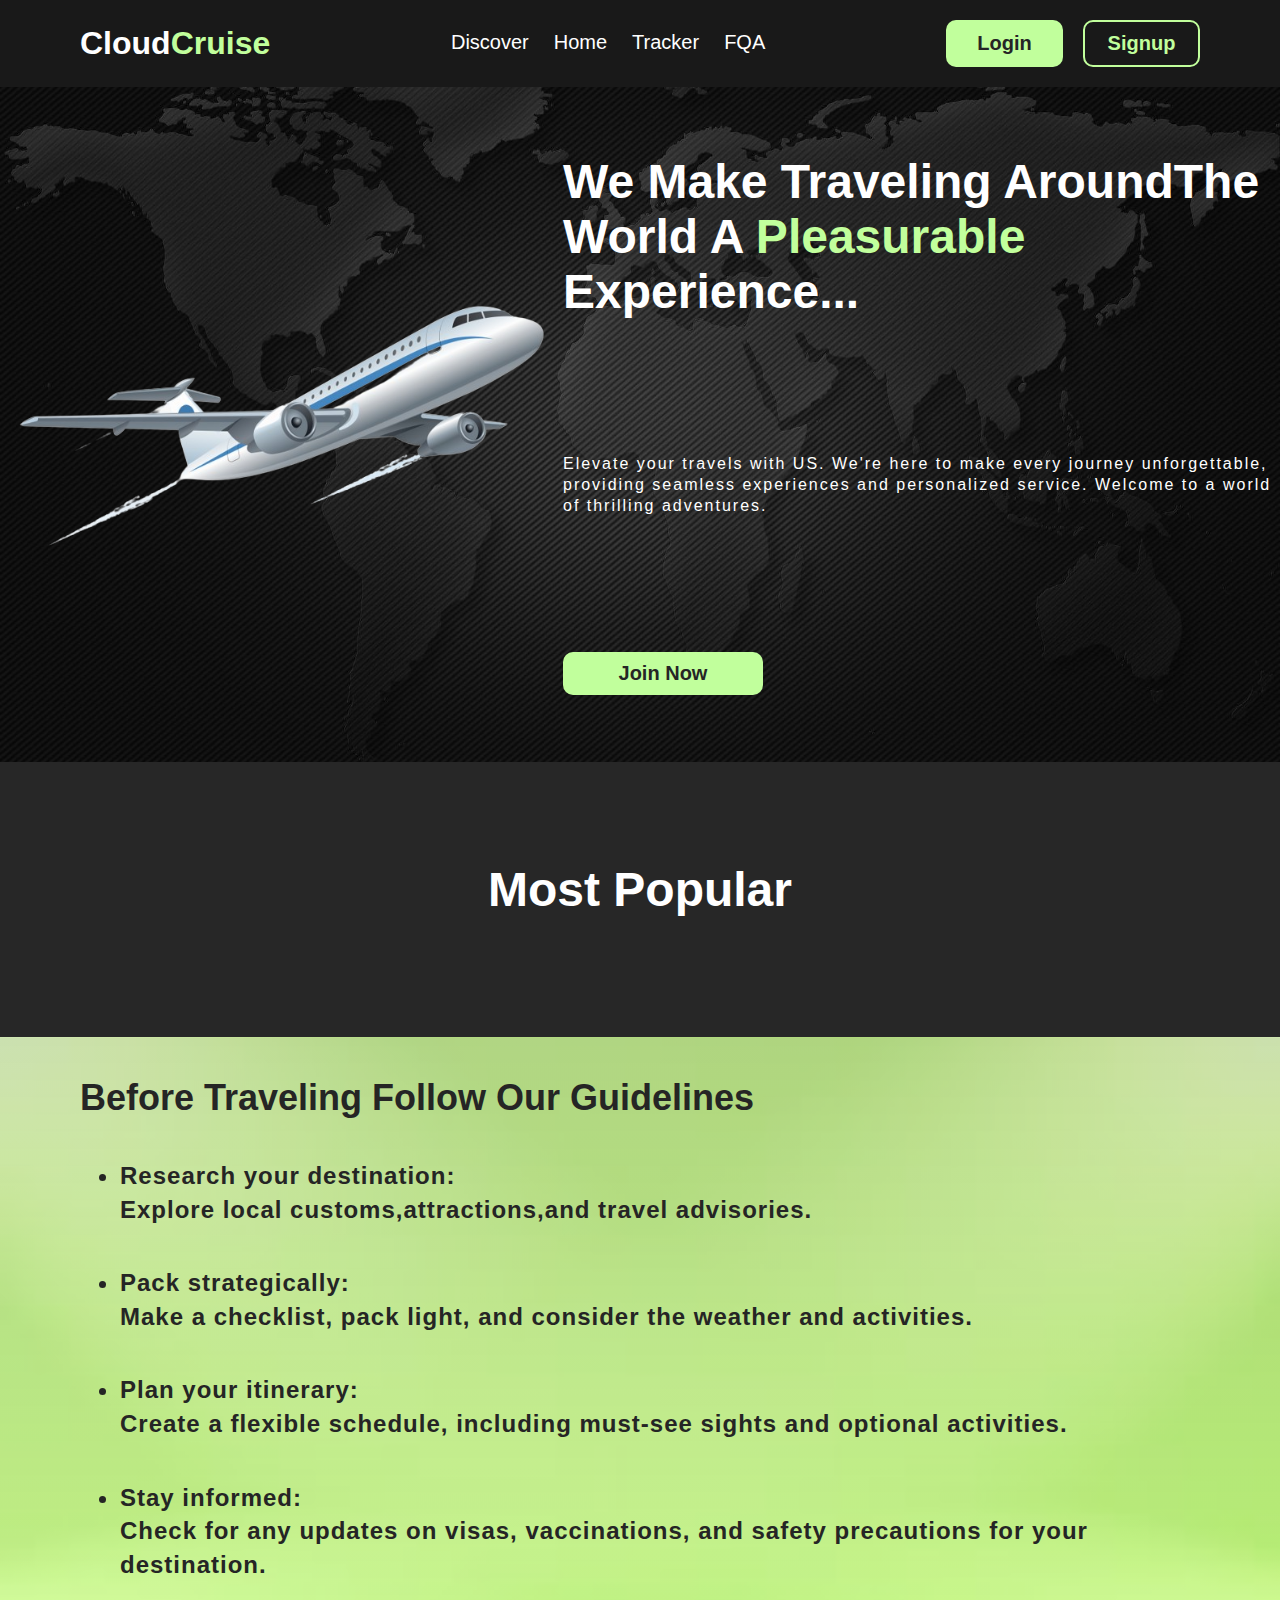
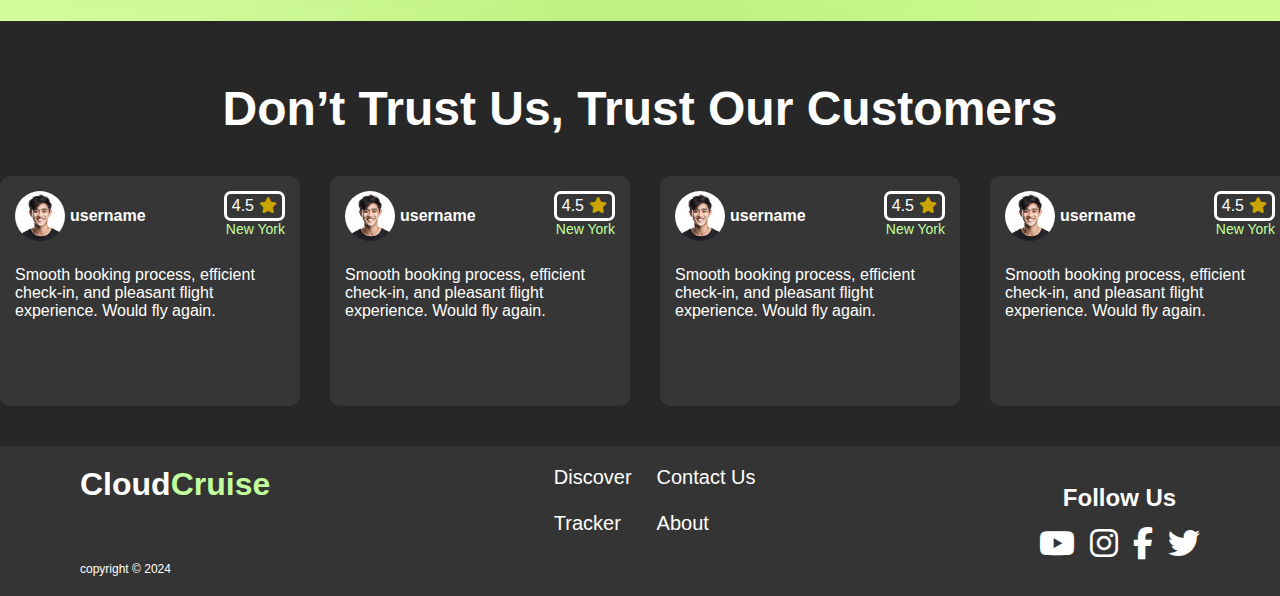
<file: frontend/index.html>
<!DOCTYPE html>
<html lang="en">
<head>
  <meta charset="UTF-8">
  <meta name="viewport" content="width=device-width, initial-scale=1.0">
  <link
      rel="stylesheet"
      href="https://cdnjs.cloudflare.com/ajax/libs/font-awesome/6.5.1/css/all.min.css"
  />
  <link rel="stylesheet" href="./styles/common/utilities.css">
  <link rel="stylesheet" href="./styles/common/colors.css">
  <link rel="stylesheet" href="./styles/styles-pages/main.css">
  <title>CloudCruise</title>
</head>
<body>

  <header>
    <div class="flex center popup hidden"  id="success">
      <div class="flex center popup-wrapper">
        <p class="white success-message"><span id="success-message">Signup</span> SUCCESS</p>
      </div>
    </div>

    <div class="flex center popup hidden" id="login-popup">
      
      <div class="flex column align-center popup-wrapper">
        <h1 class="white">Login</h1>
        <div class="user-input-box">
          <p class="white-op-80">Username/Email</p>
          <input type="text" placeholder="Example@gmail.com" id="login-identifier-input">
        </div>
        <div class="user-input-box">
          <p class="white-op-80">Password</p>
          <input type="password" placeholder="Password" id="login-pass-input">
          <p class="incorrect-login invisible red" id="login-error">Incorrect Username/Password</p>
        </div>
        <button class="popup-button bg-primary" id="popup-login-button">Login</button>
        <p class="white ">Don’t Have An Account? <span class="popup-switch primary-color" id="login-switch">Signup</span></p>
      </div>
    </div>
    
    <div class="flex center popup hidden" id="signup-popup">
      
      <div class="flex column align-center popup-wrapper">
        <h1 class="white">Signup</h1>
        <div class="user-input-box">
          
          <p class="white-op-80">Username</p>
          <input type="text" placeholder="Username" id="signup-username-input">
        </div>
        <div class="user-input-box">
          <p class="white-op-80">Email</p>
          <input type="text" placeholder="Example@gmail.com" id="signup-email-input">
        </div>
        <div class="user-input-box">
          <p class="white-op-80">Password</p>
          <input type="password" placeholder="Password" id="signup-pass-input">
        </div>
        <div class="user-input-box">
          <p class="white-op-80">Confirm Password</p>
          <input type="password" placeholder="Confirm Password" id="signup-conf-pass-input">
          <p class="red invisible " id="signup-error">User Already Exists</p>
        </div>
        <button class="popup-button bg-primary" id="popup-signup-button">Signup</button>
        <p class="white">Already Have An Account? <span class="popup-switch primary-color" id="signup-switch">Login</span></p>
      </div>
    </div>
    
    <div class="flex space-between align-center header-container">
      <h1 class="white">Cloud<span class="primary-color">Cruise</span></h1>

      <nav class="flex nav-header white">
        <a href="#">Discover</a>
        <a href="#">Home</a>
        <a href="#">Tracker</a>
        <a href="#">FQA</a>
      </nav>
      <div class="flex login-signup-wrapper hidden" id="profile-img">
        <img src="./assets/profile.jpg" alt="">
      </div>
      <div class="flex login-signup-wrapper" id="login-signup-wrapper">
        <button class="login-button bg-primary" id="login-button">Login</button>
        <button class="signup-button primary-color" id="signup-button">Signup</button>
      </div>

      <select class="select-header hidden">
        <option value=""></option>
        <option value=""></option>
        <option value=""></option>
        <option value=""></option>
        <option value=""></option>
      </select>

    </div>
  </header>
  <!-- Main section start -->
  <main>
    <!-- Hero section start -->
    <section class="flex space-between hero-section">
      <div class="flex align-center hero-image-wrapper">
        <img src="./assets/airplane-no-bg.png" alt="airplane-no-bg">
      </div>
      <div class="flex column space-around hero-content">
        <h1 class="white">
          We Make Traveling AroundThe World A 
          <span class="primary-color">Pleasurable</span>
          Experience...
        </h1>
        <p class="white hero-text">Elevate your travels with US. We're here to make every journey unforgettable,
           providing seamless experiences and personalized service. 
           Welcome to a world of thrilling adventures.
        </p>
        <button class="bg-primary hero-btn">Join Now</button>
      </div>
    </section>
    <!-- hero section end -->
    <section class="flight-cards-section">
      <div class=" flex column center flight-cards-container">
        <h1 class="white ">Most Popular</h1>
        <div class="flex center wrap cards-wrapper" id="flight-cards-wrapper">
          <!-- cards starts here -->
          
          <!-- cards ends here -->
        </div>
      </div>
    </section>
    <section class="guidline-section">
      <div class="guidline-container padding-20-80">
        <h1>Before Traveling Follow Our Guidelines</h1>
        
        <ul class="flex column gap-20">
          <li>Research your destination:<br>Explore local customs,attractions,and travel advisories.</li>
          <li>Pack strategically:<br>Make a checklist, pack light, and consider the weather and activities.</li>
          <li>Plan your itinerary:<br>Create a flexible schedule, including must-see sights and optional activities.</li>
          <li>Stay informed:<br>Check for any updates on visas, vaccinations, and safety precautions for your destination.</li>
        </ul>
      </div>
    </section>
    <section class="reviews-section">
      <div class="flex column center reviews-container white">
        <h1>Don’t Trust Us, Trust Our Customers</h1>
        <div class="flex  reviews-wrapper">
          <!-- review cards starts here -->
          <div class="review-card-holder">
            <div class="flex column review-card">
              <div class="flex space-between">
                <div class="flex align-center user-info">
                  <img class="profile" src="./assets/profile-white-bg.jpeg" alt="profile">
                  <p>username</p>
                </div>
                <div class="flex column align-end review-rating">
                  <div class="flex rating-wrapper-reviews" >
                    <p class="flex avg-rating"> 4.5</p>
                    <i class="fa-solid fa-star"></i>
                  </div>
                  <p class="review-flight primary-color">New York</p>
                </div>
              </div>
              <p>Smooth booking process, efficient check-in, and pleasant flight experience. Would fly again.</p>
            </div>
          </div>
          <div class="review-card-holder">
            <div class="flex column review-card">
              <div class="flex space-between">
                <div class="flex align-center user-info">
                  <img class="profile" src="./assets/profile-white-bg.jpeg" alt="profile">
                  <p>username</p>
                </div>
                <div class="flex column align-end review-rating">
                  <div class="flex rating-wrapper-reviews" >
                    <p class="flex avg-rating"> 4.5</p>
                    <i class="fa-solid fa-star"></i>
                  </div>
                  <p class="review-flight primary-color">New York</p>
                </div>
              </div>
              <p>Smooth booking process, efficient check-in, and pleasant flight experience. Would fly again.</p>
            </div>
          </div>
          <div class="review-card-holder">
            <div class="flex column review-card">
              <div class="flex space-between">
                <div class="flex align-center user-info">
                  <img class="profile" src="./assets/profile-white-bg.jpeg" alt="profile">
                  <p>username</p>
                </div>
                <div class="flex column align-end review-rating">
                  <div class="flex rating-wrapper-reviews" >
                    <p class="flex avg-rating"> 4.5</p>
                    <i class="fa-solid fa-star"></i>
                  </div>
                  <p class="review-flight primary-color">New York</p>
                </div>
              </div>
              <p>Smooth booking process, efficient check-in, and pleasant flight experience. Would fly again.</p>
            </div>
          </div>
          <div class="review-card-holder">
            <div class="flex column review-card">
              <div class="flex space-between">
                <div class="flex align-center user-info">
                  <img class="profile" src="./assets/profile-white-bg.jpeg" alt="profile">
                  <p>username</p>
                </div>
                <div class="flex column align-end review-rating">
                  <div class="flex rating-wrapper-reviews" >
                    <p class="flex avg-rating"> 4.5</p>
                    <i class="fa-solid fa-star"></i>
                  </div>
                  <p class="review-flight primary-color">New York</p>
                </div>
              </div>
              <p>Smooth booking process, efficient check-in, and pleasant flight experience. Would fly again.</p>
            </div>
          </div>
          <div class="review-card-holder">
            <div class="flex column review-card">
              <div class="flex space-between">
                <div class="flex align-center user-info">
                  <img class="profile" src="./assets/profile-white-bg.jpeg" alt="profile">
                  <p>username</p>
                </div>
                <div class="flex column align-end review-rating">
                  <div class="flex rating-wrapper-reviews" >
                    <p class="flex avg-rating"> 4.5</p>
                    <i class="fa-solid fa-star"></i>
                  </div>
                  <p class="review-flight primary-color">New York</p>
                </div>
              </div>
              <p>Smooth booking process, efficient check-in, and pleasant flight experience. Would fly again.</p>
            </div>
          </div>
          <div class="review-card-holder">
            <div class="flex column review-card">
              <div class="flex space-between">
                <div class="flex align-center user-info">
                  <img class="profile" src="./assets/profile-white-bg.jpeg" alt="profile">
                  <p>username</p>
                </div>
                <div class="flex column align-end review-rating">
                  <div class="flex rating-wrapper-reviews" >
                    <p class="flex avg-rating"> 4.5</p>
                    <i class="fa-solid fa-star"></i>
                  </div>
                  <p class="review-flight primary-color">New York</p>
                </div>
              </div>
              <p>Smooth booking process, efficient check-in, and pleasant flight experience. Would fly again.</p>
            </div>
          </div>
          <div class="review-card-holder">
            <div class="flex column review-card">
              <div class="flex space-between">
                <div class="flex align-center user-info">
                  <img class="profile" src="./assets/profile-white-bg.jpeg" alt="profile">
                  <p>username</p>
                </div>
                <div class="flex column align-end review-rating">
                  <div class="flex rating-wrapper-reviews" >
                    <p class="flex avg-rating"> 4.5</p>
                    <i class="fa-solid fa-star"></i>
                  </div>
                  <p class="review-flight primary-color">New York</p>
                </div>
              </div>
              <p>Smooth booking process, efficient check-in, and pleasant flight experience. Would fly again.</p>
            </div>
          </div>
          <div class="review-card-holder">
            <div class="flex column review-card">
              <div class="flex space-between">
                <div class="flex align-center user-info">
                  <img class="profile" src="./assets/profile-white-bg.jpeg" alt="profile">
                  <p>username</p>
                </div>
                <div class="flex column align-end review-rating">
                  <div class="flex rating-wrapper-reviews" >
                    <p class="flex avg-rating"> 4.5</p>
                    <i class="fa-solid fa-star"></i>
                  </div>
                  <p class="review-flight primary-color">New York</p>
                </div>
              </div>
              <p>Smooth booking process, efficient check-in, and pleasant flight experience. Would fly again.</p>
            </div>
          </div>
         
          <!-- review cards ends here -->
        </div>
      </div>

    </section>
  </main>
  <!-- Main section end -->
  <footer>
    <div class="flex space-between footer-container">

      <div class="flex column space-between">
        <h1 h1 class="white">Cloud<span class="primary-color">Cruise</span></h1>
        <p class="copy-rights white">copyright &copy; 2024 </p>
      </div>
    
      <div class="flex footer-nav">
        <div class="flex column gap-20">
          <a href="#">Discover</a>
          <a href="#">Tracker</a>
        </div>
        <div class="flex column gap-20">
          <a href="#">Contact Us</a>
          <a href="#">About</a>
        </div>
      </div>

      <div class="flex center column follow-us">
        <h2 class="white">Follow Us</h2>
        <div class="flex fa-brands-container white">
          <i class="fa-brands fa-youtube"></i>
          <i class="fa-brands fa-instagram"></i>
          <i class="fa-brands fa-facebook-f"></i>
          <i class="fa-brands fa-twitter"></i>
        </div>
      </div>

    </div>
  </footer>
  <script src="./scripts/APIs.js"></script>
  <script src="./scripts/main.js"></script>
</body>
</html>
</file>
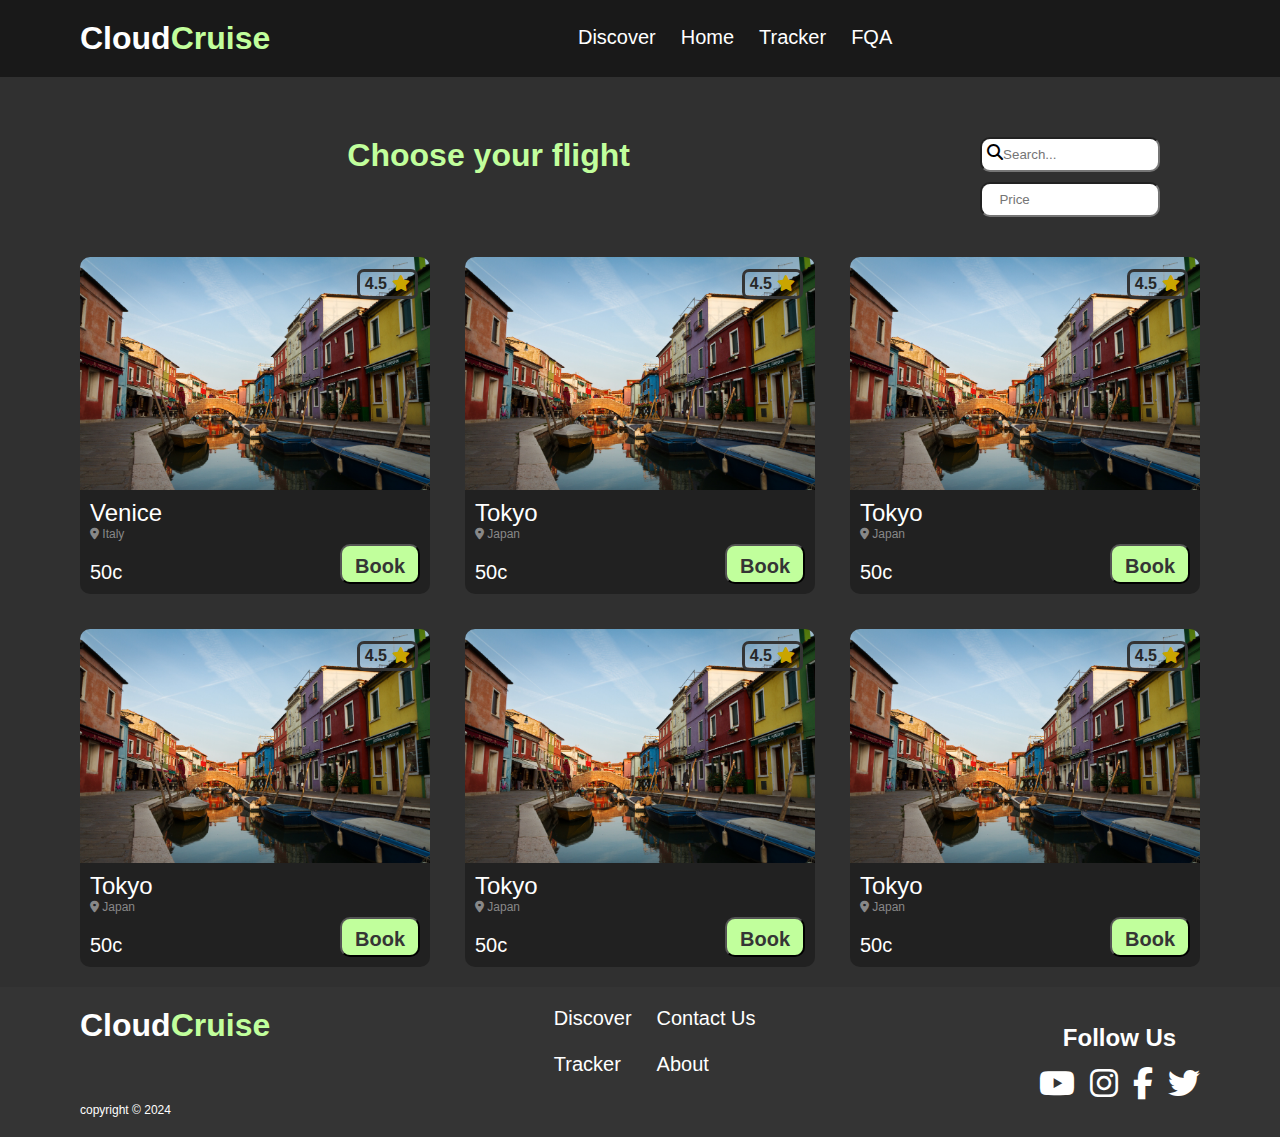
<file: frontend/flights.html>
<!DOCTYPE html>
<html lang="en">
<head>
    <meta charset="UTF-8">
    <meta name="viewport" content="width=device-width, initial-scale=1.0">
    <title>Flights</title>
    <link rel="stylesheet" href="/frontend/styles/common/colors.css">
    <link rel="stylesheet" href="/frontend/styles/styles-pages/flights.css">
    <link rel="stylesheet" href="/frontend/styles/common/utilities.css">
    <link rel="stylesheet" href="https://cdnjs.cloudflare.com/ajax/libs/font-awesome/6.5.1/css/all.min.css">
</head>
<body>
    <header>
        <div class="flex space-between align-center header-container">
          <h1 class="white">Cloud<span class="primary-color">Cruise</span></h1>
    
          <nav class="flex nav-header white">
            <a href="#">Discover</a>
            <a href="#">Home</a>
            <a href="#">Tracker</a>
            <a href="#">FQA</a>
          </nav>
    
          <div class="flex login-signup-wrapper">
            
          </div>
    
          <select class="select-header hidden">
            <option value=""></option>
            <option value=""></option>
            <option value=""></option>
            <option value=""></option>
            <option value=""></option>
          </select>
    
        </div>
      </header>
    <main class="bg-secondary">
    <section class="container-1 flex wrap">
        <h1 class="primary-color" >Choose your flight</h1>
        <div class="search-container flex column space-between gap-10">
            <div class="wrap">
                <div class="search flex ">
                     <i class="fa fa-search"></i>
                    <input type="text" class="searchTerm radius-10" placeholder="   Search...">
                </div>
             </div>
             <input type="text" class="filter radius-10" placeholder="  Price">
        </div>
    </section>
    <section class="container-2 flex wrap space-between ">
        <div class="flex column flight-card white">
            <div class="flex rating-wrapper" >
              <p class="flex avg-rating"> 4.5</p>
              <i class="fa-solid fa-star"></i>
            </div>
            <div class="card-img">
              <img src="./assets/venice.jpg" alt="tokyo">
            </div>
            <div class="flex space-between card-info-wrapper">
              <div class=" flex column destination-info">
                <div>
                  <p class="destination" >Venice</p>
                  <p class="location"><i class="fa-solid fa-location-dot"></i> Italy</p>
                </div>
                <p class="price">50c</p>
              </div>
              <button class="book-btn bg-primary">Book</button>
            </div>
          </div>
          <div class="flex column flight-card white">
            <div class="flex rating-wrapper" >
              <p class="flex avg-rating"> 4.5</p>
              <i class="fa-solid fa-star"></i>
            </div>
            <div class="card-img">
              <img src="./assets/venice.jpg" alt="tokyo">
            </div>
            <div class="flex space-between card-info-wrapper">
              <div class=" flex column destination-info">
                <div>
                  <p class="destination" >Tokyo</p>
                  <p class="location"><i class="fa-solid fa-location-dot"></i> Japan</p>
                </div>
                <p class="price">50c</p>
              </div>
              <button class="book-btn bg-primary">Book</button>
            </div>
          </div>
          <div class="flex column flight-card white">
            <div class="flex rating-wrapper" >
              <p class="flex avg-rating"> 4.5</p>
              <i class="fa-solid fa-star"></i>
            </div>
            <div class="card-img">
              <img src="./assets/venice.jpg" alt="tokyo">
            </div>
            <div class="flex space-between card-info-wrapper">
              <div class=" flex column destination-info">
                <div>
                  <p class="destination" >Tokyo</p>
                  <p class="location"><i class="fa-solid fa-location-dot"></i> Japan</p>
                </div>
                <p class="price">50c</p>
              </div>
              <button class="book-btn bg-primary">Book</button>
            </div>
          </div>
          <div class="flex column flight-card white">
            <div class="flex rating-wrapper" >
              <p class="flex avg-rating"> 4.5</p>
              <i class="fa-solid fa-star"></i>
            </div>
            <div class="card-img">
              <img src="./assets/venice.jpg" alt="tokyo">
            </div>
            <div class="flex space-between card-info-wrapper">
              <div class=" flex column destination-info">
                <div>
                  <p class="destination" >Tokyo</p>
                  <p class="location"><i class="fa-solid fa-location-dot"></i> Japan</p>
                </div>
                <p class="price">50c</p>
              </div>
              <button class="book-btn bg-primary">Book</button>
            </div>
          </div><div class="flex column flight-card white">
            <div class="flex rating-wrapper" >
              <p class="flex avg-rating"> 4.5</p>
              <i class="fa-solid fa-star"></i>
            </div>
            <div class="card-img">
              <img src="./assets/venice.jpg" alt="tokyo">
            </div>
            <div class="flex space-between card-info-wrapper">
              <div class=" flex column destination-info">
                <div>
                  <p class="destination" >Tokyo</p>
                  <p class="location"><i class="fa-solid fa-location-dot"></i> Japan</p>
                </div>
                <p class="price">50c</p>
              </div>
              <button class="book-btn bg-primary">Book</button>
            </div>
          </div>
          <div class="flex column flight-card white">
            <div class="flex rating-wrapper" >
              <p class="flex avg-rating"> 4.5</p>
              <i class="fa-solid fa-star"></i>
            </div>
            <div class="card-img">
              <img src="./assets/venice.jpg" alt="tokyo">
            </div>
            <div class="flex space-between card-info-wrapper">
              <div class=" flex column destination-info">
                <div>
                  <p class="destination" >Tokyo</p>
                  <p class="location"><i class="fa-solid fa-location-dot"></i> Japan</p>
                </div>
                <p class="price">50c</p>
              </div>
              <button class="book-btn bg-primary">Book</button>
            </div>
          </div>
</main>

<footer>
    <div class="flex space-between footer-container">

      <div class="flex column space-between">
        <h1 h1 class="white">Cloud<span class="primary-color">Cruise</span></h1>
        <p class="copy-rights white">copyright &copy; 2024 </p>
      </div>

      <div class="flex footer-nav">
        <div class="flex column gap-20">
          <a href="#">Discover</a>
          <a href="#">Tracker</a>
        </div>
        <div class="flex column gap-20">
          <a href="#">Contact Us</a>
          <a href="#">About</a>
        </div>
      </div>

      <div class="flex center column follow-us">
        <h2 class="white">Follow Us</h2>
        <div class="flex fa-brands-container white">
          <i class="fa-brands fa-youtube"></i>
          <i class="fa-brands fa-instagram"></i>
          <i class="fa-brands fa-facebook-f"></i>
          <i class="fa-brands fa-twitter"></i>
        </div>
      </div>

    </div>
  </footer>

</body>
</html>
</file>
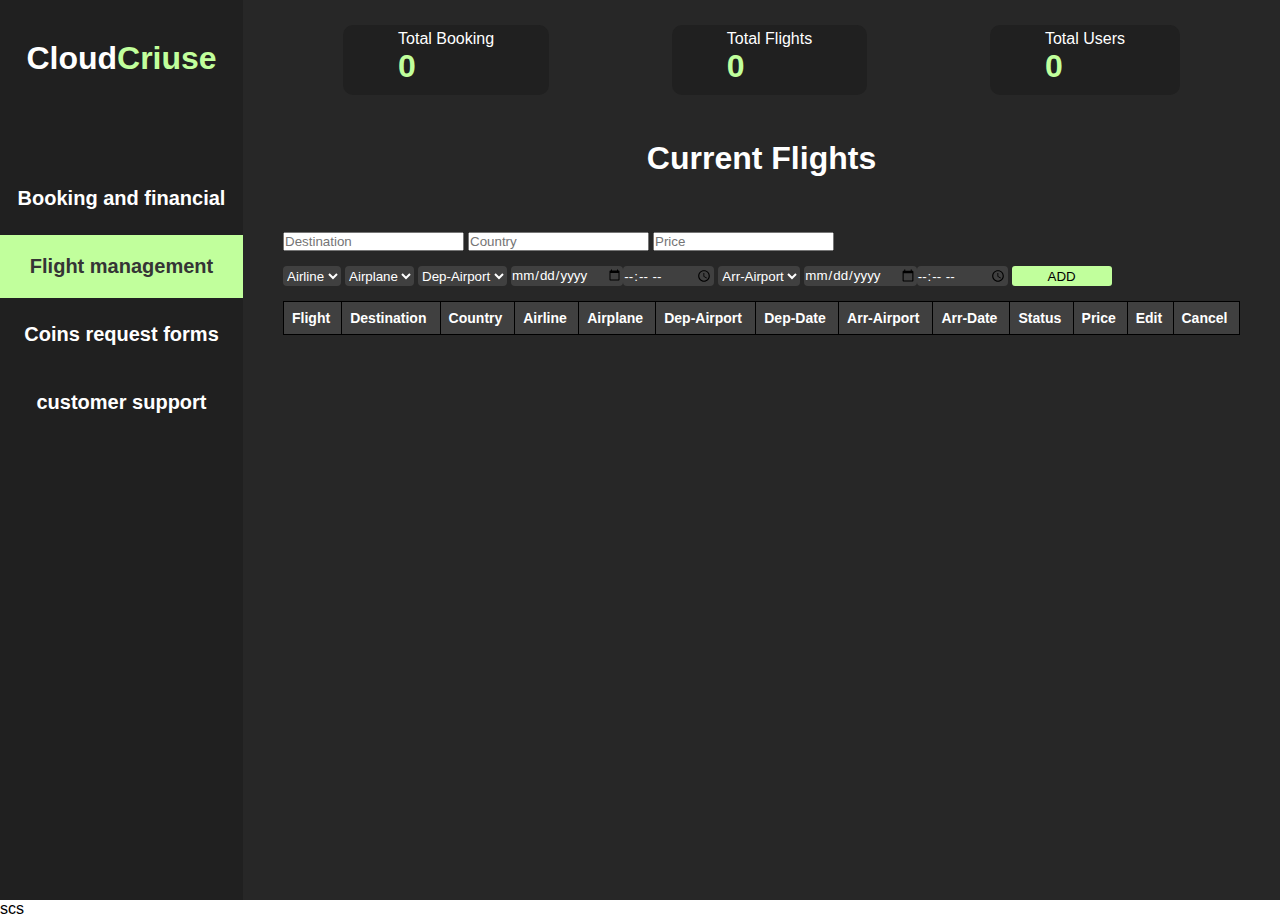
<file: frontend/pages/admin-pannel.html>
<!DOCTYPE html>
<html lang="en">
<head>
  <meta charset="UTF-8">
  <meta name="viewport" content="width=device-width, initial-scale=1.0">
  <link rel="stylesheet" href="../styles/common/utilities.css">
  <link rel="stylesheet" href="../styles/common/colors.css">
  <link rel="stylesheet" href="../styles/styles-pages/admin-pannel.css">
  <title>CloudCruise</title>
  <title>Document</title>
</head>
<body>
  <div class="flex center edit-flight-popup hidden">
    <div class="flex column edit-flight-popup-wrapper white">
      <div class="flex column gap-10">
        <p>Depature</p>
        <input class="fligh-input" type="date" id="edit-dep-date-input">
        <input class="fligh-input" type="time" id="edit-dep-time-input">
      </div>
      <div class="flex column gap-10">
        <p>Arrival</p>
        <input class="fligh-input" type="date" id="edit-arr-date-input">
        <input class="fligh-input" type="time" id="edit-arr-time-input">
      </div>
      <select class="fligh-input" name="Status" id="flight-status">
        <option value="">Status</option>
        <option value="Ready">Ready</option>
        <option value="Delayed">Delayed</option>
        <option value="Departed">Departed</option>
        <option value="Arrived">Arrived</option>
        <option value="Canceled">Canceled</option>

      </select>
      <div class="flex space-between ">
        <button class="edit-btn" id="confirm-edit">Confirm</button>
        <button class="edit-btn" id="cancel-edit">Cancel</button>
      </div>
    </div>
  </div>
  <div class="flex">
    <div class="flex column align-center side-bar">
      <h1 class=" white">Cloud<span class="primary-color">Criuse</span></h1>
      <div class="flex column btns-container">
        <button class="swich-btn white bg-invisible " id="booking-financial-switch">Booking and financial</button>
        <button class="swich-btn btn-text bg-primary" id="flight-managment-switch">Flight management</button>
        <button class="swich-btn white bg-invisible" id="coins-requests-switch">Coins request forms</button>
        <button class="swich-btn white bg-invisible" id="customer-support-switch">customer support</button>
      </div>
    </div>
    <div class="flex column admin-container">
      <div class="flex space-between dashboard white">
        <div class="counter-wrapper">
          <p>Total Booking</p>
          <p class="counter" id="total-bookings">0</p>
        </div>
        <div class="counter-wrapper">
          <p>Total Flights</p>
          <p class="counter" id="total-flights">0</p>
        </div>
        <div class="counter-wrapper">
          <p>Total Users</p>
          <p class="counter" id="total-users">0</p>
        </div>
      </div>
      <div class="flex column operation-div" id="flight-managment">
        <h1 class="white">Current Flights</h1>
        <div class="flex add-flight-inputs">
          <input type="text" placeholder="Destination" id="destination-input">
          <input type="text" placeholder="Country" id="country-input">
          <input type="number" placeholder="Price" id="price-input">
          <p class="empty-field invisible" id="empty-field">Please fill all fields</p>
        </div>
        <div class="flex add-flight-inputs">
          <select class="fligh-input" name="Airline" id="airline-input">
            <option value="">Airline</option>

          </select>
          <select class="fligh-input" name="Airplane" id="airplane-input">
            <option value="">Airplane</option>

          </select>
          <select class="fligh-input" name="dep-Airport" id="dep-airport-input">
            <option value="">Dep-Airport</option>

          </select>
          <div class="flex date-time-input" >
            <input class="fligh-input" type="date" id="dep-date-input">
            <input class="fligh-input" type="time" id="dep-time-input">
          </div>
          <select class="fligh-input" name="Arr-Airport" id="arr-airport-input">
            <option value="">Arr-Airport</option>
            
          </select>
          <div class="flex date-time-input" >
            <input class="fligh-input" type="date" id="arr-date-input">
            <input class="fligh-input" type="time" id="arr-time-input">
          </div>
          <button class="add-btn" id="add-flight">ADD</button>
        </div>
        
        <table class="flights-table white">
          <thead>
            <tr>
              <th>Flight</th>
              <th>Destination</th>
              <th>Country</th>
              <th>Airline</th>
              <th>Airplane</th>
              <th>Dep-Airport</th>
              <th>Dep-Date</th>
              <th>Arr-Airport</th>
              <th>Arr-Date</th>
              <th>Status</th>
              <th>Price</th>
              <th>Edit</th>
              <th>Cancel</th>
            </tr>
          </thead>
          <tbody id="flights-table">
            
          </tbody>
        </table>
      </div>
    </div>
  </div>
  scs
  <script src="../scripts/APIs.js"></script>
  <script src="../scripts/admin-panel/flight-managment.js"></script>
</body>
</html>
</file>
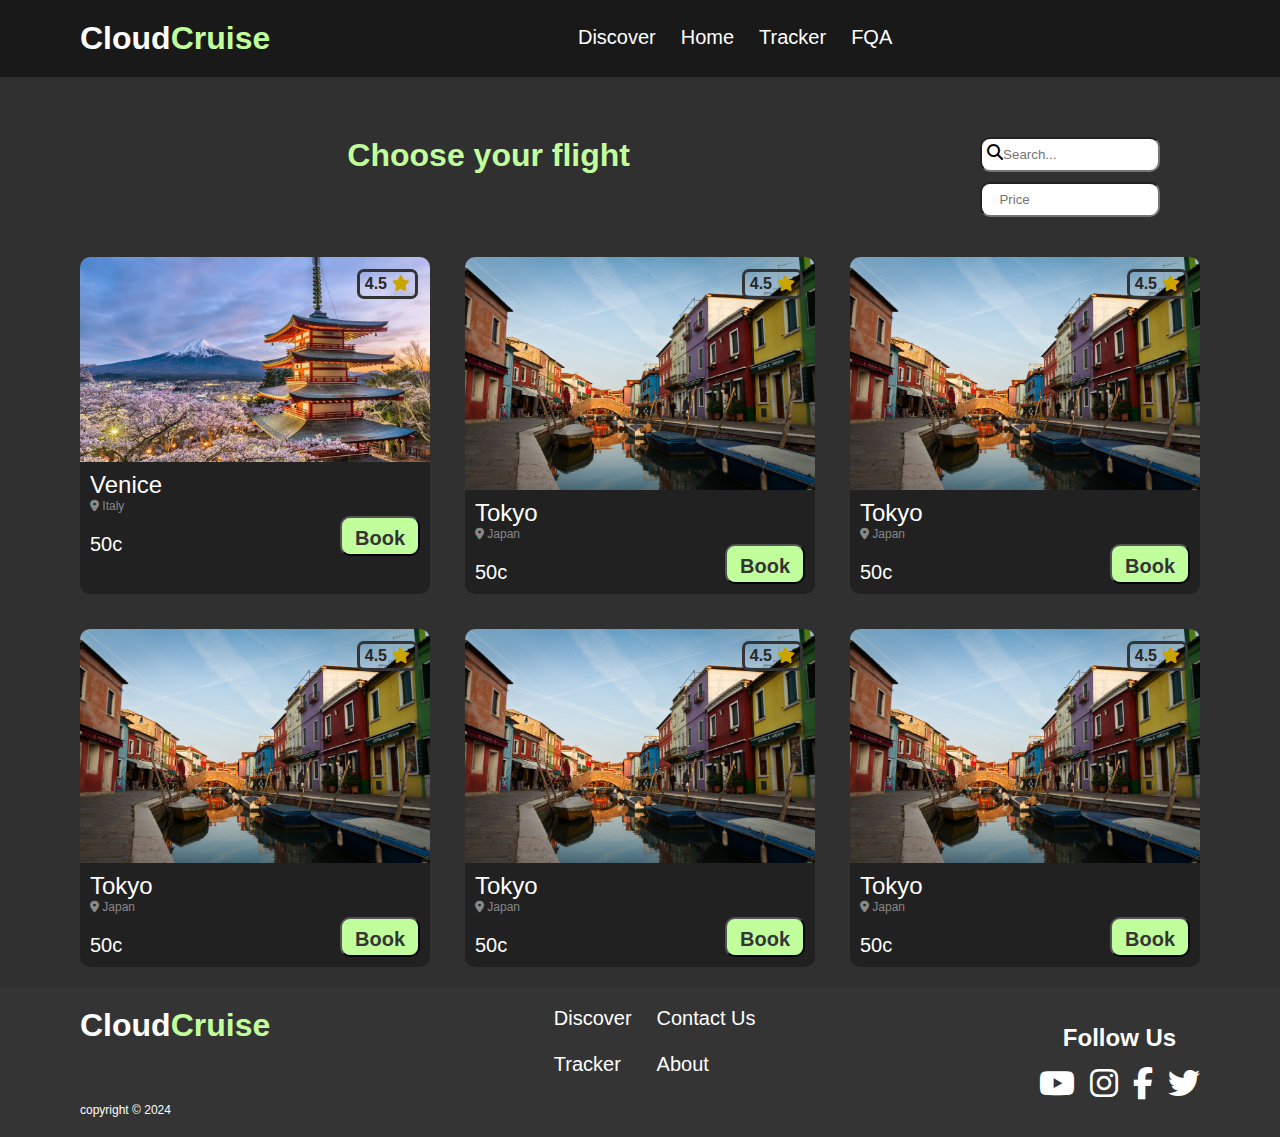
<file: frontend/pages/flights.html>
<!DOCTYPE html>
<html lang="en">
<head>
    <meta charset="UTF-8">
    <meta name="viewport" content="width=device-width, initial-scale=1.0">
    <title>Flights</title>
    <link rel="stylesheet" href="/frontend/styles/common/colors.css">
    <link rel="stylesheet" href="/frontend/styles/styles-pages/flights.css">
    <link rel="stylesheet" href="/frontend/styles/common/utilities.css">
    <link rel="stylesheet" href="https://cdnjs.cloudflare.com/ajax/libs/font-awesome/6.5.1/css/all.min.css">
</head>
<body>
    <header>
        <div class="flex space-between align-center header-container">
          <h1 class="white">Cloud<span class="primary-color">Cruise</span></h1>
    
          <nav class="flex nav-header white">
            <a href="#">Discover</a>
            <a href="#">Home</a>
            <a href="#">Tracker</a>
            <a href="#">FQA</a>
          </nav>
    
          <div class="flex login-signup-wrapper">
            
          </div>
    
          <select class="select-header hidden">
            <option value=""></option>
            <option value=""></option>
            <option value=""></option>
            <option value=""></option>
            <option value=""></option>
          </select>
    
        </div>
      </header>
    <main class="bg-secondary">
    <section class="container-1 flex wrap">
        <h1 class="primary-color" >Choose your flight</h1>
        <div class="search-container flex column space-between gap-10">
            <div class="wrap">
                <div class="search flex ">
                     <i class="fa fa-search"></i>
                    <input type="text" class="searchTerm radius-10" placeholder="   Search...">
                </div>
             </div>
             <input type="text" class="filter radius-10" placeholder="  Price">
        </div>
    </section>
    <section class="container-2 flex wrap space-between ">
        <div class="flex column flight-card white">
            <div class="flex rating-wrapper" >
              <p class="flex avg-rating"> 4.5</p>
              <i class="fa-solid fa-star"></i>
            </div>
            <div class="card-img">
              <img src="../assets/tokyo.jpg" alt="tokyo">
            </div>
            <div class="flex space-between card-info-wrapper">
              <div class=" flex column destination-info">
                <div>
                  <p class="destination" >Venice</p>
                  <p class="location"><i class="fa-solid fa-location-dot"></i> Italy</p>
                </div>
                <p class="price">50c</p>
              </div>
              <button class="book-btn bg-primary">Book</button>
            </div>
          </div>
          <div class="flex column flight-card white">
            <div class="flex rating-wrapper" >
              <p class="flex avg-rating"> 4.5</p>
              <i class="fa-solid fa-star"></i>
            </div>
            <div class="card-img">
              <img src="../assets/venice.jpg" alt="tokyo">
            </div>
            <div class="flex space-between card-info-wrapper">
              <div class=" flex column destination-info">
                <div>
                  <p class="destination" >Tokyo</p>
                  <p class="location"><i class="fa-solid fa-location-dot"></i> Japan</p>
                </div>
                <p class="price">50c</p>
              </div>
              <button class="book-btn bg-primary">Book</button>
            </div>
          </div>
          <div class="flex column flight-card white">
            <div class="flex rating-wrapper" >
              <p class="flex avg-rating"> 4.5</p>
              <i class="fa-solid fa-star"></i>
            </div>
            <div class="card-img">
              <img src="../assets/venice.jpg" alt="tokyo">
            </div>
            <div class="flex space-between card-info-wrapper">
              <div class=" flex column destination-info">
                <div>
                  <p class="destination" >Tokyo</p>
                  <p class="location"><i class="fa-solid fa-location-dot"></i> Japan</p>
                </div>
                <p class="price">50c</p>
              </div>
              <button class="book-btn bg-primary">Book</button>
            </div>
          </div>
          <div class="flex column flight-card white">
            <div class="flex rating-wrapper" >
              <p class="flex avg-rating"> 4.5</p>
              <i class="fa-solid fa-star"></i>
            </div>
            <div class="card-img">
              <img src="../assets/venice.jpg" alt="tokyo">
            </div>
            <div class="flex space-between card-info-wrapper">
              <div class=" flex column destination-info">
                <div>
                  <p class="destination" >Tokyo</p>
                  <p class="location"><i class="fa-solid fa-location-dot"></i> Japan</p>
                </div>
                <p class="price">50c</p>
              </div>
              <button class="book-btn bg-primary">Book</button>
            </div>
          </div><div class="flex column flight-card white">
            <div class="flex rating-wrapper" >
              <p class="flex avg-rating"> 4.5</p>
              <i class="fa-solid fa-star"></i>
            </div>
            <div class="card-img">
              <img src="../assets/venice.jpg" alt="tokyo">
            </div>
            <div class="flex space-between card-info-wrapper">
              <div class=" flex column destination-info">
                <div>
                  <p class="destination" >Tokyo</p>
                  <p class="location"><i class="fa-solid fa-location-dot"></i> Japan</p>
                </div>
                <p class="price">50c</p>
              </div>
              <button class="book-btn bg-primary">Book</button>
            </div>
          </div>
          <div class="flex column flight-card white">
            <div class="flex rating-wrapper" >
              <p class="flex avg-rating"> 4.5</p>
              <i class="fa-solid fa-star"></i>
            </div>
            <div class="card-img">
              <img src="../assets/venice.jpg" alt="tokyo">
            </div>
            <div class="flex space-between card-info-wrapper">
              <div class=" flex column destination-info">
                <div>
                  <p class="destination" >Tokyo</p>
                  <p class="location"><i class="fa-solid fa-location-dot"></i> Japan</p>
                </div>
                <p class="price">50c</p>
              </div>
              <button class="book-btn bg-primary">Book</button>
            </div>
          </div>
</main>

<footer>
    <div class="flex space-between footer-container">

      <div class="flex column space-between">
        <h1 h1 class="white">Cloud<span class="primary-color">Cruise</span></h1>
        <p class="copy-rights white">copyright &copy; 2024 </p>
      </div>

      <div class="flex footer-nav">
        <div class="flex column gap-20">
          <a href="#">Discover</a>
          <a href="#">Tracker</a>
        </div>
        <div class="flex column gap-20">
          <a href="#">Contact Us</a>
          <a href="#">About</a>
        </div>
      </div>

      <div class="flex center column follow-us">
        <h2 class="white">Follow Us</h2>
        <div class="flex fa-brands-container white">
          <i class="fa-brands fa-youtube"></i>
          <i class="fa-brands fa-instagram"></i>
          <i class="fa-brands fa-facebook-f"></i>
          <i class="fa-brands fa-twitter"></i>
        </div>
      </div>

    </div>
  </footer>

</body>
</html>
</file>
<file: frontend/styles/common/utilities.css>
* {
  padding: 0;
  margin: 0;
  box-sizing: border-box;
  font-family: sans-serif;
}

.flex{
  display: flex;
}

.bold{
  font-weight: bold;
}

.row{
  flex-direction: row;
}

.column{
  flex-direction: column;
}

.center{
  justify-content: center;
  align-items: center;
}
.justify-center{
  justify-content: center;
}

.justify-start{
  justify-content: start;
}

.space-around{
  justify-content: space-around;
}

.space-between{
  justify-content: space-between;
}

.space-evenly{
  justify-content: space-evenly;
}

.align-center{
  align-items: center;
}

.align-start{
  align-items: start;
}

.align-end{
  align-items: end;
}

.wrap{
  flex-wrap: wrap;
}

.no-style{
  list-style: none;
}

.radius-10{
  border-radius: 10px;
}

.padding-7-15{
  padding: 7px 15px;
}

.no-bor{
  border: none;
}

.no-outln{
  outline: none;
}

.gap-10{
  gap: 10px;
}

.gap-20{
  gap: 20px;
}

.hidden{
  display: none;
}

.invisible{
  visibility: hidden;
}

.padding-20-80{
  padding: 20px 80px;
}
</file>
<file: frontend/styles/common/colors.css>
.primary-color{
  color: #C1FF9C;
}
  
.bg-primary{
  background-color: #C1FF9C;
}
  
.white{
  color: white;
}

.bg-secondary{
    background-color: #303030;
}
.card-color{
    background-color:#212121 ;
}

.btn-text{
  color: #353535;
}

.bg-invisible{
  background-color: rgba(255, 255, 255, 0);
}

.red{
  color: rgba(255, 0, 0, 0.679);
}

.white-op-80{
  color: #ffffffcc;
}
</file>
<file: frontend/styles/styles-pages/main.css>
.header-container{
  background-color: rgb(25, 25, 25);
  padding: 20px 80px;
}

button{
  padding: 10px;
  width: 117px;
  border-radius: 10px;
  font-size: 20px;
  font-weight: bolder;
  color: #252525;
  border: none;
  outline: none;
}

.signup-button{
 border: 2px solid #C1FF9C;
 background-color: rgba(255, 255, 255, 0);
}

.nav-header{
  gap: 25px;
}

a{
  text-decoration: none;
  color: white;
  font-size: 20px ;
  border-bottom: 3px solid transparent;
  transition: border-bottom 0.3s ease;
  width: fit-content;
}

a:hover{
  border-bottom: 3px solid #C1FF9C;
}

.login-signup-wrapper{
  gap: 20px;
}

.login-signup-wrapper img{
  height: 47px;
  border-radius: 24px;
}

.popup{
  height: 100vh;
  width: 100vw;
  background-color: #212121b6;
  position: fixed;
  z-index: 999;

}

.popup-wrapper{
  background-color: #212121;
  padding: 50px;
  width: 50%;
  max-width: 420px;
  gap: 25px;
  border-radius: 10px;
  box-shadow: 0 4px 12px rgba(255, 255, 255, 0.074)
}

.popup-switch{
  font-size: 20px;
  border-bottom: 2px solid #C1FF9C;
  cursor: pointer;
}

.popup-wrapper h1{
  font-weight: bold;
}

.popup-button{
  width: 100%;
  margin-top: 25px;
  cursor: pointer;
}

.user-input-box{
  width: 100%;
}

.user-input-box p{
  font-size: 18px;
  margin-bottom: 4px;
}

.user-input-box input{
  width: 100%;
  padding: 10px;
  border-radius: 7px;
  border: none;
  outline: #363636;
  font-size: 16px;
  background-color: #363636;
  color: #ffffffcc;
}

.success-message{
  font-size: 36px;
}


.hero-section{
  background-image: url(../../assets/world-bs-gery.jpg);
  background-repeat: no repeat;
  background-position: center;
  background-size: cover;
  height: 75vh;
}

.hero-section h1{
  font-size: 48px;
}

.hero-section img{
  width: 100%;
}

.hero-image-wrapper{
  width: 100%;

}

.hero-text{
  font-size: 16px;
  line-height: 1.3;
  letter-spacing: 2px;
}

.hero-btn{
  width: 200px;
}

.flight-cards-section{
  padding: 80px;
}

.flight-cards-section{
  background-color: #272727;
}

.flight-cards-container h1{
  margin: 20px 0 40px 0 ;
  font-size: 48px;
}

.fa-star{
  color: #caa500;
}

.cards-wrapper{
  gap: 80px;
}

.flight-card{
  background-color: #212121;
  width: 350px;
  position: relative;
  border-radius: 10px;
  
}

.card-info-wrapper{
  padding: 5px 10px 10px 10px;
}

.rating-wrapper p{
  color: #272727;
  font-weight: bold;
}

.rating-wrapper{
  position: absolute;
  right: 12px;
  top: 12px;
  border: 3px solid #343434;
  padding: 3px 5px;
  border-radius: 7px;
  gap: 5px;
}

.card-img img{
  width: 100%;
  border-radius: 10px 10px 0 0;
}

.destination{
  font-size: 24px;
}

.location{
  font-size: 12px;
  color: #888888;
  margin-bottom: 20px;
}

.book-btn{
  line-height: 1;
  font-size: 20px;
  align-self: flex-end;
}

.price{
  font-size: 20px;
}

.guidline-container{
  background-image: linear-gradient(rgba(173, 207, 153, 0.637),rgba(192, 255, 156, 0.5)), url(../../assets/green-bg.jpg);
  background-repeat: no repeat;
  background-position: center;
  background-size: cover;
  min-height: 50vh;
  color: #252525;
}

.guidline-container h1{
  font-size: 36px;
  padding: 20px 0 40px;
}

.guidline-container ul{
  line-height: 1.4;
  padding: 0  0 20px 40px;
  gap: 40px;
  font-weight: 600;
  letter-spacing: 1px;
}

.guidline-container ul li{
  font-size: 24px;
}

.reviews-container{
  padding: 40px 80px;
  background-color: #272727;
}

.reviews-container h1{
  margin: 20px 0 40px 0;
  font-size: 48px;
}

.review-card{
  width: 300px;
  background-color: #363636;
  padding: 15px;
  gap: 25px;
  border-radius: 10px;
  min-height: 230px;
}

.user-info{
  gap: 5px;
}

.user-info p{
  font-size:20px;
}

.user-info img{
  width: 50px;
  height: auto;
  border-radius: 25px;
}

.user-info p{
  font-size: 16px;
  font-weight: bold;
}

.rating-wrapper-reviews{
  border: 3px solid white ;
  padding: 3px 5px;
  border-radius: 7px;
  gap: 5px;
  color: white;
  max-width: fit-content;
}

.review-flight{
  font-size: 14px;
}

.reviews-wrapper{
  gap: 30px; 
  overflow-x: hidden;
  width: calc(100% + 160px);
}

.review-card-holder{
  display: inline-block;
  animation: scroll 10s linear infinite;
}

@keyframes scroll {
  from { transform: translateX(0); }
  to { transform: translateX(-100%);}
}

.footer-container{
  background-color: #343434;
  padding: 20px 80px;
  height: 150px;
}

.copy-rights{
  font-size: 12px;
}

.footer-nav{
  gap: 25px;
}

.follow-us{
  gap: 15px;
}

.follow-us h1{
  font-size: 36px;
}

.fa-brands-container{
  gap: 15px;
  font-size: 32px;
}
</file>
<file: frontend/styles/styles-pages/flights.css>
.header-container{
    background-color: rgb(25, 25, 25);
    padding: 20px 80px;
  }
  
button{
    padding: 10px;
    width: 117px;
    border-radius: 10px;
    font-size: 20px;
    font-weight: bolder;
    color: #353535;
  }
  
.signup-button{
   border: 2px solid #C1FF9C;
   background-color: rgba(255, 255, 255, 0);
  }
  
.nav-header{
    gap: 25px;
  }
  
a{
    text-decoration: none;
    color: white;
    font-size: 20px ;
    border-bottom: 3px solid transparent;
    transition: border-bottom 0.3s ease;
    width: fit-content;
  }
  
a:hover{
    border-bottom: 3px solid #C1FF9C;
  }
  
.login-signup-wrapper{
    gap: 20px;
  }
 
.footer-container{
    background-color: #343434;
    padding: 20px 80px;
    height: 150px;
  }
  
.copy-rights{
    font-size: 12px;
  }
  
.footer-nav{
    gap: 25px;
  }
  
  .follow-us{
    gap: 15px;
  }
  
  .follow-us h1{
    font-size: 36px;
  }
  
  .fa-brands-container{
    gap: 15px;
    font-size: 32px;
  }

  .container-1{
    padding: 40px;
    gap:350px;
    justify-content: flex-end;
  }
 input{
    width: 180px;
    height: 35px;
    padding-left: 10px;
   
 }
.search i{
    position: absolute;
    padding: 7px;
 }
 .flight-cards-section{
    padding: 80px;
  }
  main{
    padding: 20px 80px;
  }
  
  .flight-cards-section{
    background-color: #272727;
  }
  
  .flight-cards-container h1{
    margin: 20px 0 40px 0 ;
    font-size: 48px;
  }
  
  .fa-star{
    color: #caa500;
  }
  
  .cards-wrapper{
    gap: 80px;
  }
  
  .flight-card{
    background-color: #212121;
    width: 350px;
    position: relative;
    border-radius: 10px;
  
  }
  
  .card-info-wrapper{
    padding: 5px 10px 10px 10px;
  }
  
  .rating-wrapper p{
    color: #272727;
    font-weight: bold;
  }
  
  .rating-wrapper{
    position: absolute;
    right: 12px;
    top: 12px;
    border: 3px solid #343434;
    padding: 3px 5px;
    border-radius: 7px;
    gap: 5px;
  }
  
  .card-img img{
    width: 100%;
    border-radius: 10px 10px 0 0;
  }
  
  .destination{
    font-size: 24px;
  }
  
  .location{
    font-size: 12px;
    color: #888888;
    margin-bottom: 20px;
  }
  
  .book-btn{
    line-height:1 ;
    font-size: 20px;
    align-self: flex-end;
    width: 80px;
    height: 40px;
  }
  
  .price{
    font-size: 20px;
  }


.container-2{
   gap: 35px;

   

  }
</file>
<file: frontend/styles/styles-pages/admin-pannel.css>
.side-bar{
  width: 300px;
  height: 100vh;
  padding-top: 40px;
  background-color: #202020;
}

.admin-container{
  width: 100%;
}

.side-bar h1{
  margin-bottom: 90px;
  font-size: 32px;
}

.swich-btn{
  border: none;
  outline: none;
  font-size: 20px;
  font-weight:  bold;
  cursor: pointer;
}

.btns-container{
  width: 100%;
  gap: 5px;

}

.swich-btn{
  padding: 20px 0;
}

.dashboard{
  background-color: #272727;
  width: 100%;
  padding: 0 80px;
  min-height: 120px;
  padding: 25px 100px;
}


.counter-wrapper{
  background-color: #202020;
  padding: 5px 55px;
  border-radius: 10px;
}

.counter{
  font-size: 32px;
  font-weight: bold;
  color: #C1FF9C;
}

.operation-div{
  background-color: #272727;
  height: 100%;
  padding: 20px 40px;
  gap: 15px;
}

.operation-div h1{
  margin-bottom: 40px;
  align-self: center;
  
}

.add-btn{
  width: 100px;
  background-color: #C1FF9C;
  border: none;
  outline: none;
  border-radius:  3px;
  cursor: pointer;
}

.add-flight-inputs{
  gap: 4px;
}


.flights-table {
  border-collapse: collapse;
  width: 100%;
  background-color: #404040;
  font-size: 14px;
}

.flights-table th, td {
  border: 1px solid #000;
  padding: 8px;
  text-align: left;
}

.fligh-input{
  background-color: #404040;
  border: none;
  outline: none;
  color: white;
  border-radius: 4px; 
}

.flights-table td button{
  width: 100%;
  height: 100%;
}

.edit-flight-popup{
  height: 100vh;
  width: 100vw;
  background-color: #212121b6;
  position: fixed;
  z-index: 999;
}

.edit-flight-popup-wrapper{
  background-color: #212121;
  padding: 50px;
  width: 50%;
  max-width: 270px;
  gap: 25px;
  border-radius: 10px;
  box-shadow: 0 4px 12px rgba(255, 255, 255, 0.074)
}

.edit-btn{
  padding: 5px 15px;
  font-weight: bold;
  background-color: #C1FF9C;
  border: none;
  outline: none;
  border-radius: 5px;
  cursor: pointer;
}
.empty-field{
  color: red;
}
</file>
